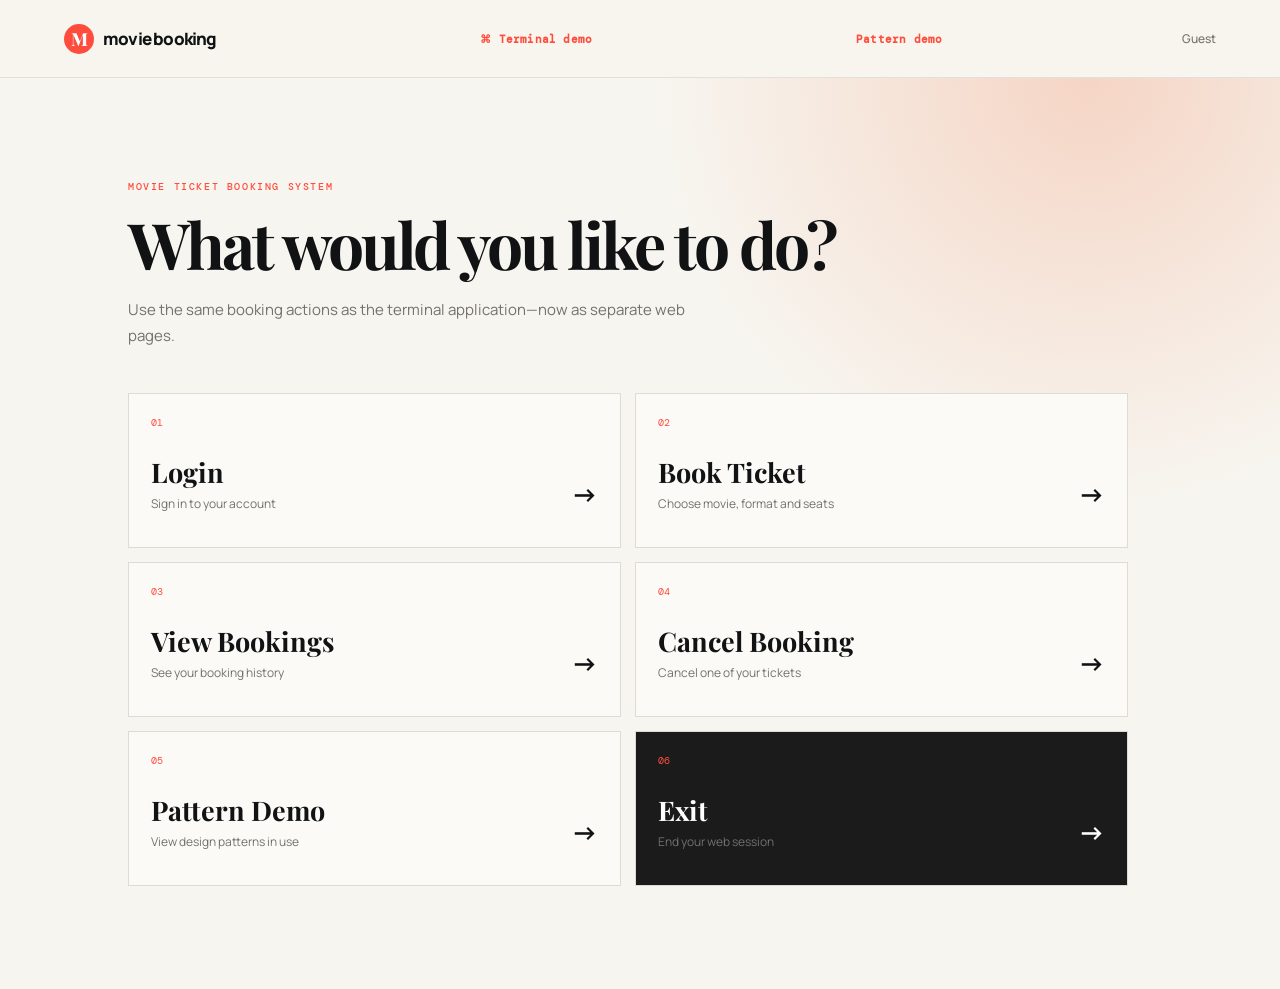
<file: web/index.html>
<!doctype html><html lang="en"><head><meta charset="UTF-8"><meta name="viewport" content="width=device-width,initial-scale=1"><title>Movie Booking</title><link rel="stylesheet" href="styles.css"></head><body data-page="home"><header class="topbar"><a class="brand" href="index.html"><span class="brand-mark">M</span> movie booking</a><a class="terminal-link" href="terminal.html">⌘ Terminal demo</a><a class="terminal-link" href="patterns.html">Pattern demo</a><span class="session-name" id="sessionName">Guest</span></header><main class="app-shell"><p class="eyebrow">MOVIE TICKET BOOKING SYSTEM</p><h1>What would you like to do?</h1><p class="page-lead">Use the same booking actions as the terminal application—now as separate web pages.</p><div class="menu-grid"><a href="login.html" class="menu-item"><span>01</span><strong>Login</strong><small>Sign in to your account</small><b>→</b></a><a href="book.html" class="menu-item"><span>02</span><strong>Book Ticket</strong><small>Choose movie, format and seats</small><b>→</b></a><a href="bookings.html" class="menu-item"><span>03</span><strong>View Bookings</strong><small>See your booking history</small><b>→</b></a><a href="cancel.html" class="menu-item"><span>04</span><strong>Cancel Booking</strong><small>Cancel one of your tickets</small><b>→</b></a><a href="patterns.html" class="menu-item"><span>05</span><strong>Pattern Demo</strong><small>View design patterns in use</small><b>→</b></a><a href="exit.html" class="menu-item menu-exit"><span>06</span><strong>Exit</strong><small>End your web session</small><b>→</b></a></div></main><script src="app.js"></script></body></html>
</file>
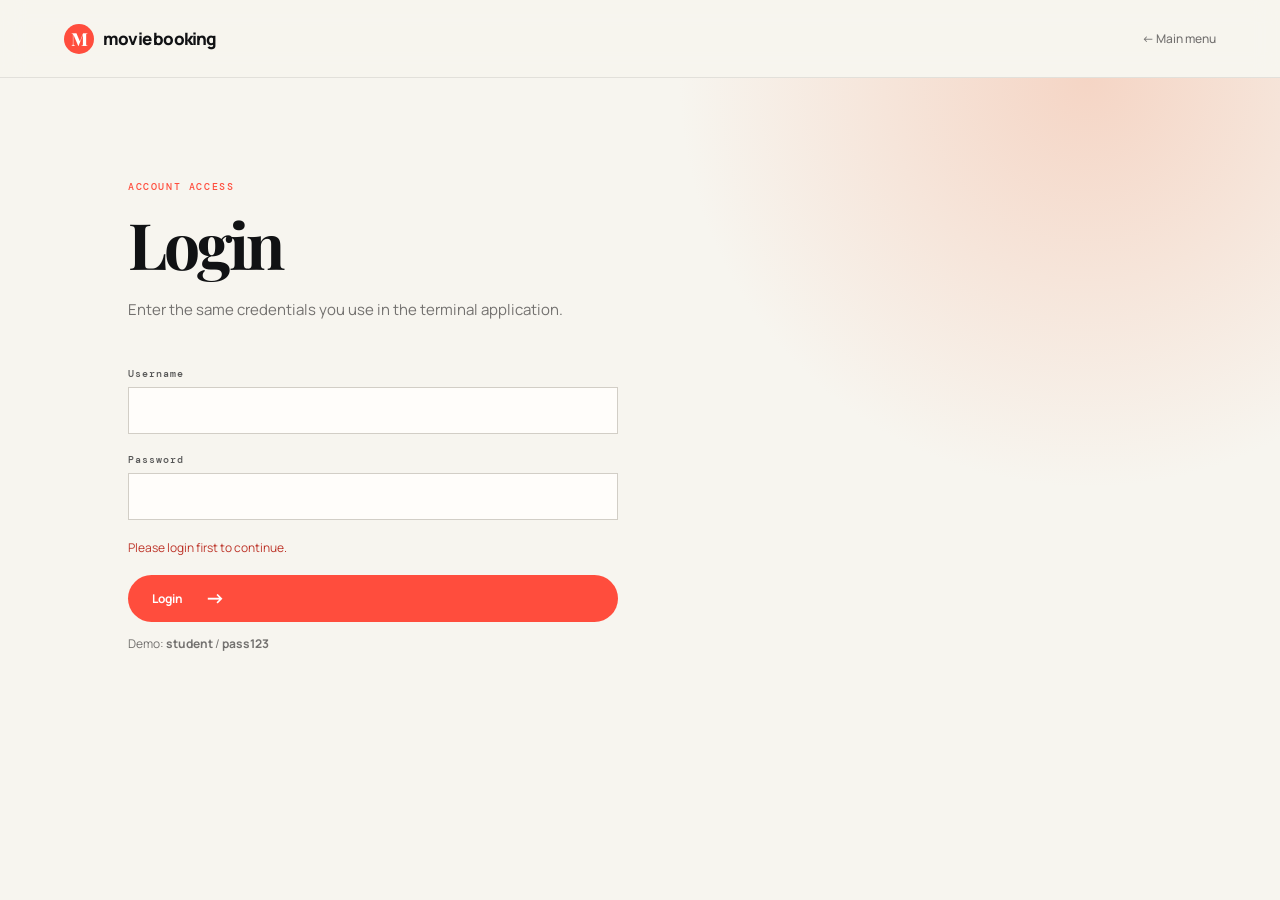
<file: web/book.html>
<!doctype html>
<html lang="en">
<head>
  <meta charset="UTF-8">
  <meta name="viewport" content="width=device-width,initial-scale=1">
  <title>Book Ticket · Movie Booking</title>
  <link rel="stylesheet" href="styles.css">
</head>
<body data-page="book">
  <header class="topbar">
    <a class="brand" href="index.html"><span class="brand-mark">M</span> movie booking</a>
    <a class="back-link" href="index.html">← Main menu</a>
  </header>
  <main class="app-shell narrow">
    <p class="eyebrow">STEP 2 OF 5</p>
    <h1>Book Ticket</h1>
    <p class="page-lead">Select your movie, format, pricing policy, and number of seats.</p>
    <p id="draftNotice" class="notice" hidden></p>
    <form id="bookingForm" class="page-form">
      <label>Movie
        <select name="title">
          <option>Avengers</option>
          <option>Interstellar</option>
          <option>Spider-Man</option>
          <option>Avatar</option>
        </select>
      </label>
      <label>Format
        <select name="format">
          <option value="2D">2D</option>
          <option value="3D">3D</option>
          <option value="IMAX">IMAX</option>
        </select>
      </label>
      <label>Pricing strategy
        <select name="strategy">
          <option value="standard">Standard</option>
          <option value="student">Student Discount</option>
          <option value="weekend">Weekend</option>
          <option value="group">Group Discount</option>
        </select>
      </label>
      <label>Number of seats
        <input name="seats" type="number" value="1" min="1" max="60" required>
      </label>
      <div class="price-box">
        <div class="price-row"><span>Base price</span><strong id="bookingBase">₹ 0.00</strong></div>
        <div class="price-row"><span>Strategy adjustment</span><strong id="bookingAdjustment">₹ 0.00</strong></div>
        <div class="price-row price-total"><span>Total</span><strong id="bookingPrice">₹ 0.00</strong></div>
      </div>
      <p id="formError" class="form-error"></p>
      <div class="inline-actions">
        <button type="button" class="secondary-button" id="saveDraftButton">Save draft state</button>
        <button type="button" class="secondary-button" id="undoDraftButton">Undo last change</button>
      </div>
      <button class="primary-button">Confirm booking <span>→</span></button>
    </form>
  </main>
  <script src="app.js"></script>
</body>
</html>
</file>
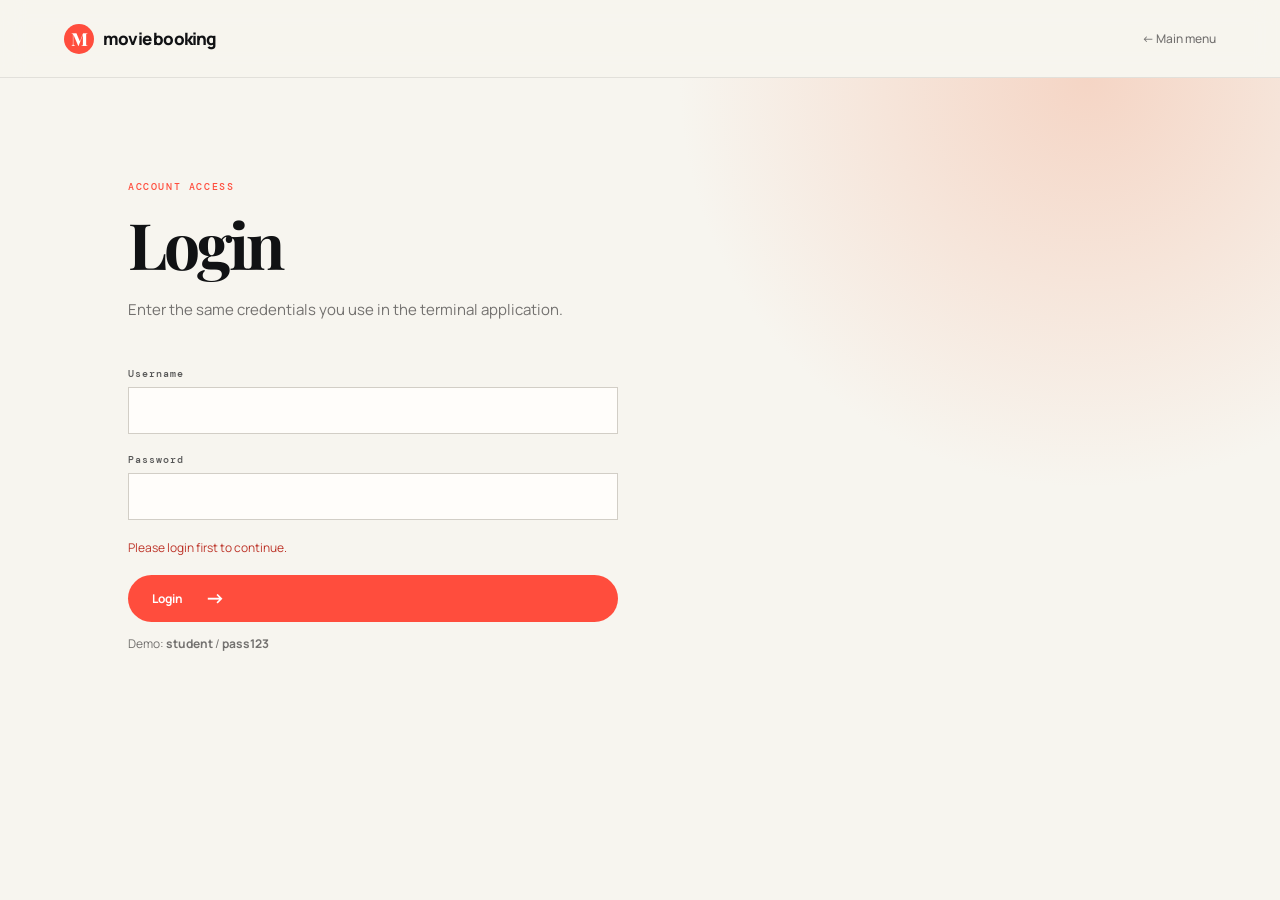
<file: web/bookings.html>
<!doctype html>
<html lang="en">
<head>
  <meta charset="UTF-8">
  <meta name="viewport" content="width=device-width,initial-scale=1">
  <title>View Bookings · Movie Booking</title>
  <link rel="stylesheet" href="styles.css">
</head>
<body data-page="bookings">
  <header class="topbar">
    <a class="brand" href="index.html"><span class="brand-mark">M</span> movie booking</a>
    <a class="back-link" href="index.html">← Main menu</a>
  </header>
  <main class="app-shell">
    <p class="eyebrow">STEP 3 OF 5</p>
    <h1>Your Bookings</h1>
    <p class="page-lead">All tickets for the signed-in account, with pricing strategy and quick rebook options.</p>
    <section id="bookingList" class="booking-table"></section>
  </main>
  <script src="app.js"></script>
</body>
</html>
</file>
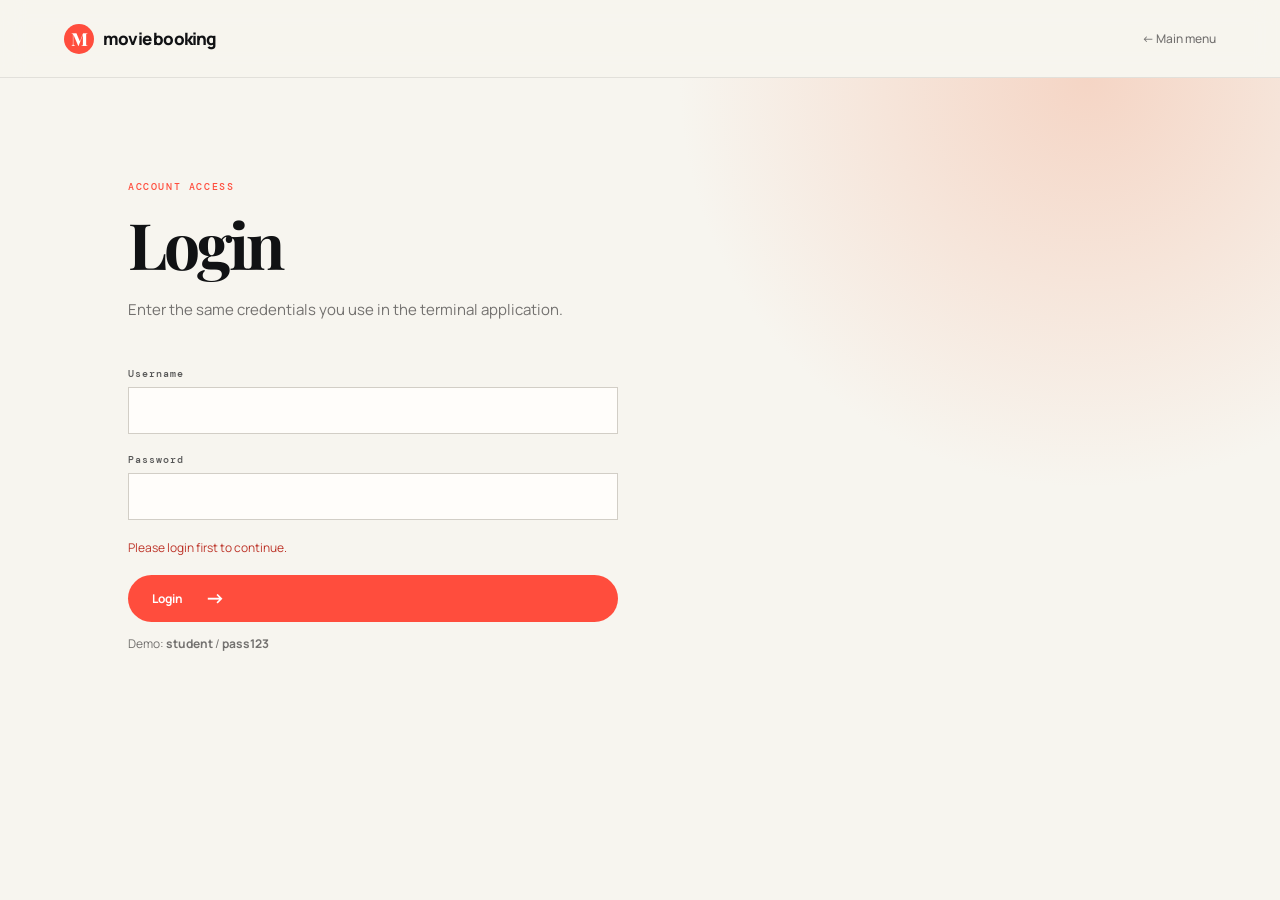
<file: web/cancel.html>
<!doctype html><html lang="en"><head><meta charset="UTF-8"><meta name="viewport" content="width=device-width,initial-scale=1"><title>Cancel Booking · Movie Booking</title><link rel="stylesheet" href="styles.css"></head><body data-page="cancel"><header class="topbar"><a class="brand" href="index.html"><span class="brand-mark">M</span> movie booking</a><a class="back-link" href="index.html">← Main menu</a></header><main class="app-shell"><p class="eyebrow">STEP 4 OF 5</p><h1>Cancel Booking</h1><p class="page-lead">Enter the booking ID you want to cancel.</p><form id="cancelForm" class="page-form"><label>Booking ID<input name="bookingId" type="number" min="1" required></label><p id="formError" class="form-error"></p><button class="danger-button">Cancel booking</button></form><p class="hint">Find IDs on the <a href="bookings.html">View Bookings</a> page.</p></main><script src="app.js"></script></body></html>
</file>
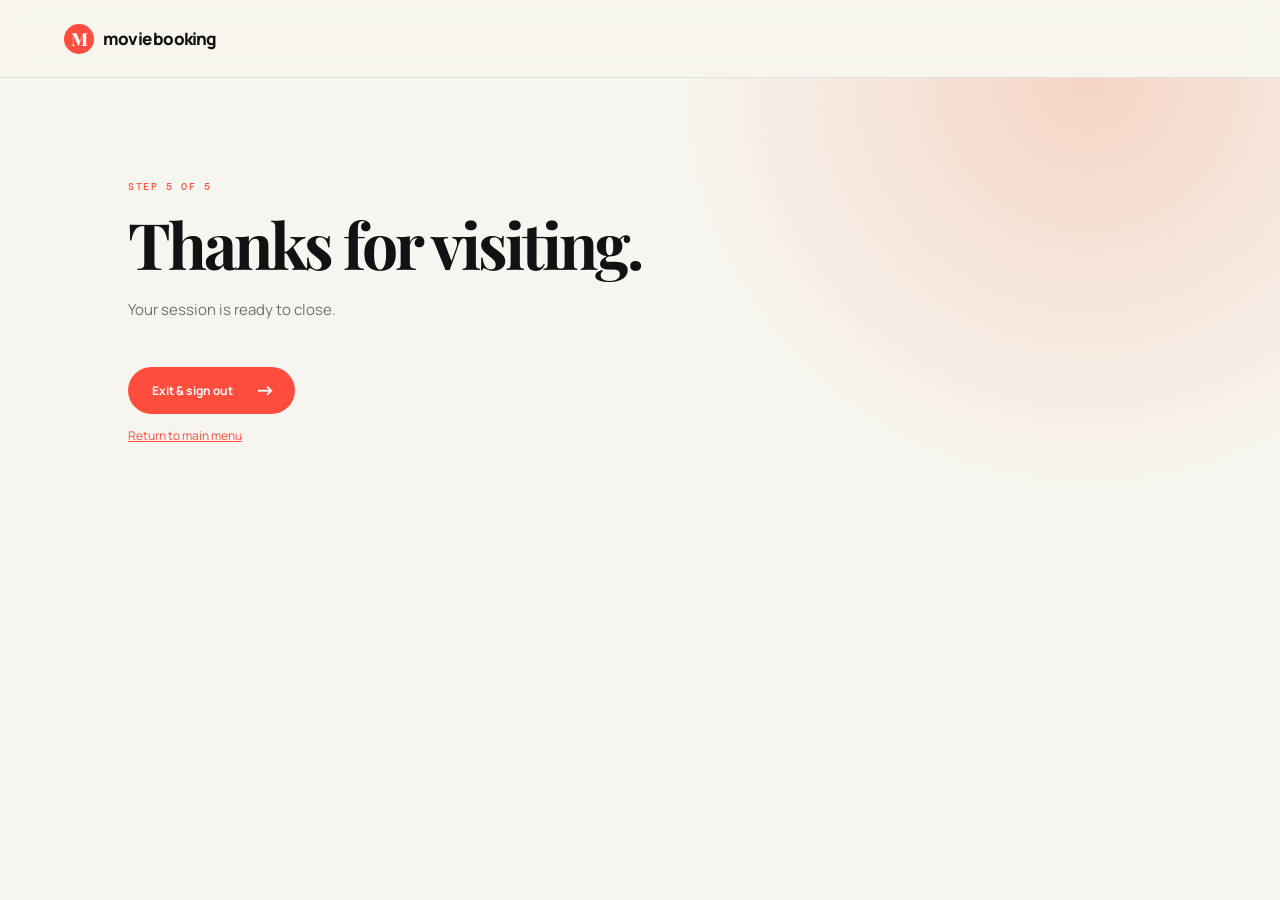
<file: web/exit.html>
<!doctype html><html lang="en"><head><meta charset="UTF-8"><meta name="viewport" content="width=device-width,initial-scale=1"><title>Exit · Movie Booking</title><link rel="stylesheet" href="styles.css"></head><body data-page="exit"><header class="topbar"><a class="brand" href="index.html"><span class="brand-mark">M</span> movie booking</a></header><main class="app-shell"><p class="eyebrow">STEP 5 OF 5</p><h1>Thanks for visiting.</h1><p class="page-lead" id="exitMessage">Your session is ready to close.</p><button class="primary-button" id="exitButton">Exit &amp; sign out <span>→</span></button><p class="hint"><a href="index.html">Return to main menu</a></p></main><script src="app.js"></script></body></html>
</file>
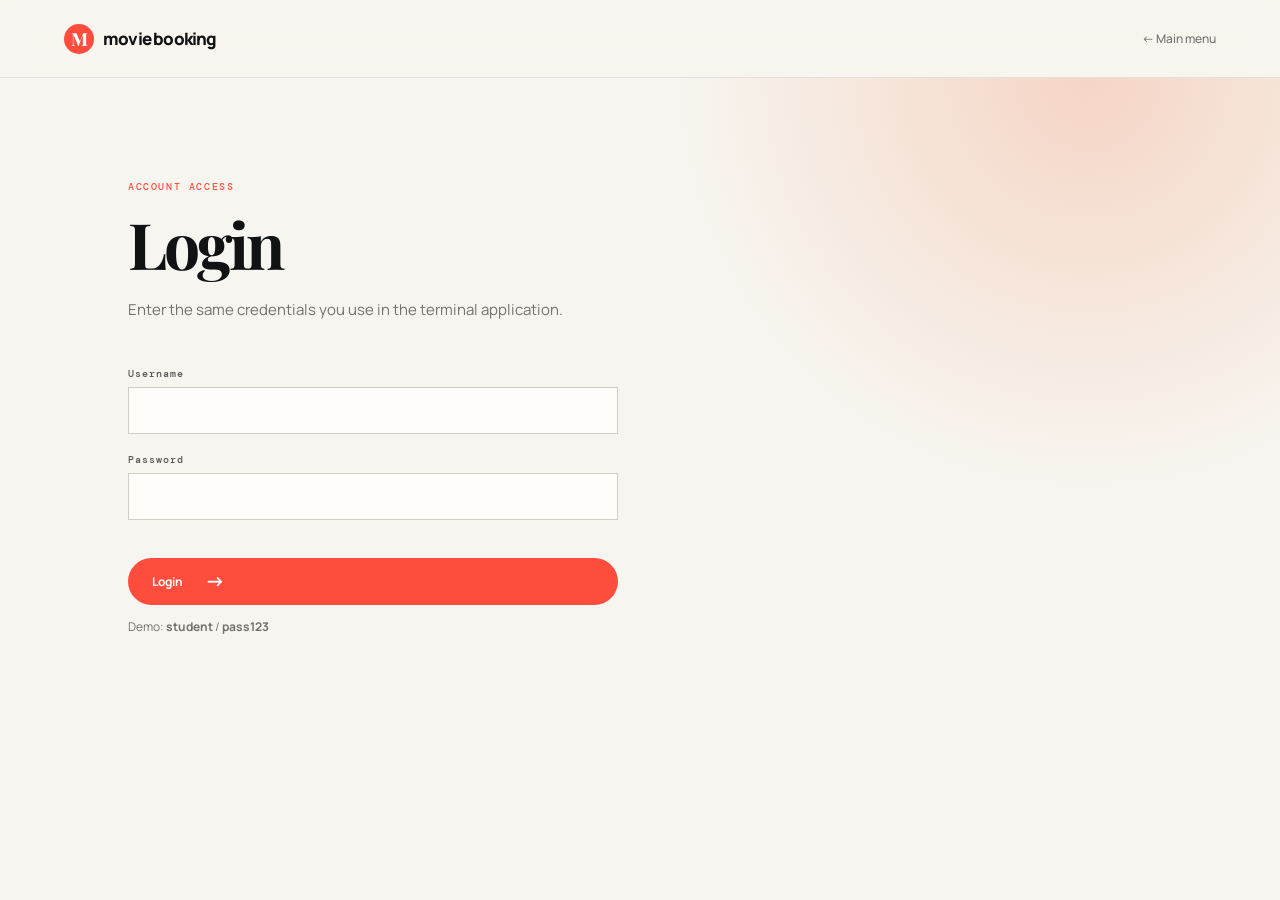
<file: web/login.html>
<!doctype html><html lang="en"><head><meta charset="UTF-8"><meta name="viewport" content="width=device-width,initial-scale=1"><title>Login · Movie Booking</title><link rel="stylesheet" href="styles.css"></head><body data-page="login"><header class="topbar"><a class="brand" href="index.html"><span class="brand-mark">M</span> movie booking</a><a class="back-link" href="index.html">← Main menu</a></header><main class="app-shell"><p class="eyebrow">ACCOUNT ACCESS</p><h1>Login</h1><p class="page-lead">Enter the same credentials you use in the terminal application.</p><form id="loginForm" class="page-form"><label>Username<input name="username" required autocomplete="username"></label><label>Password<input name="password" type="password" required autocomplete="current-password"></label><p id="formError" class="form-error"></p><button class="primary-button">Login <span>→</span></button></form><p class="hint">Demo: <b>student</b> / <b>pass123</b></p></main><script src="app.js"></script></body></html>
</file>
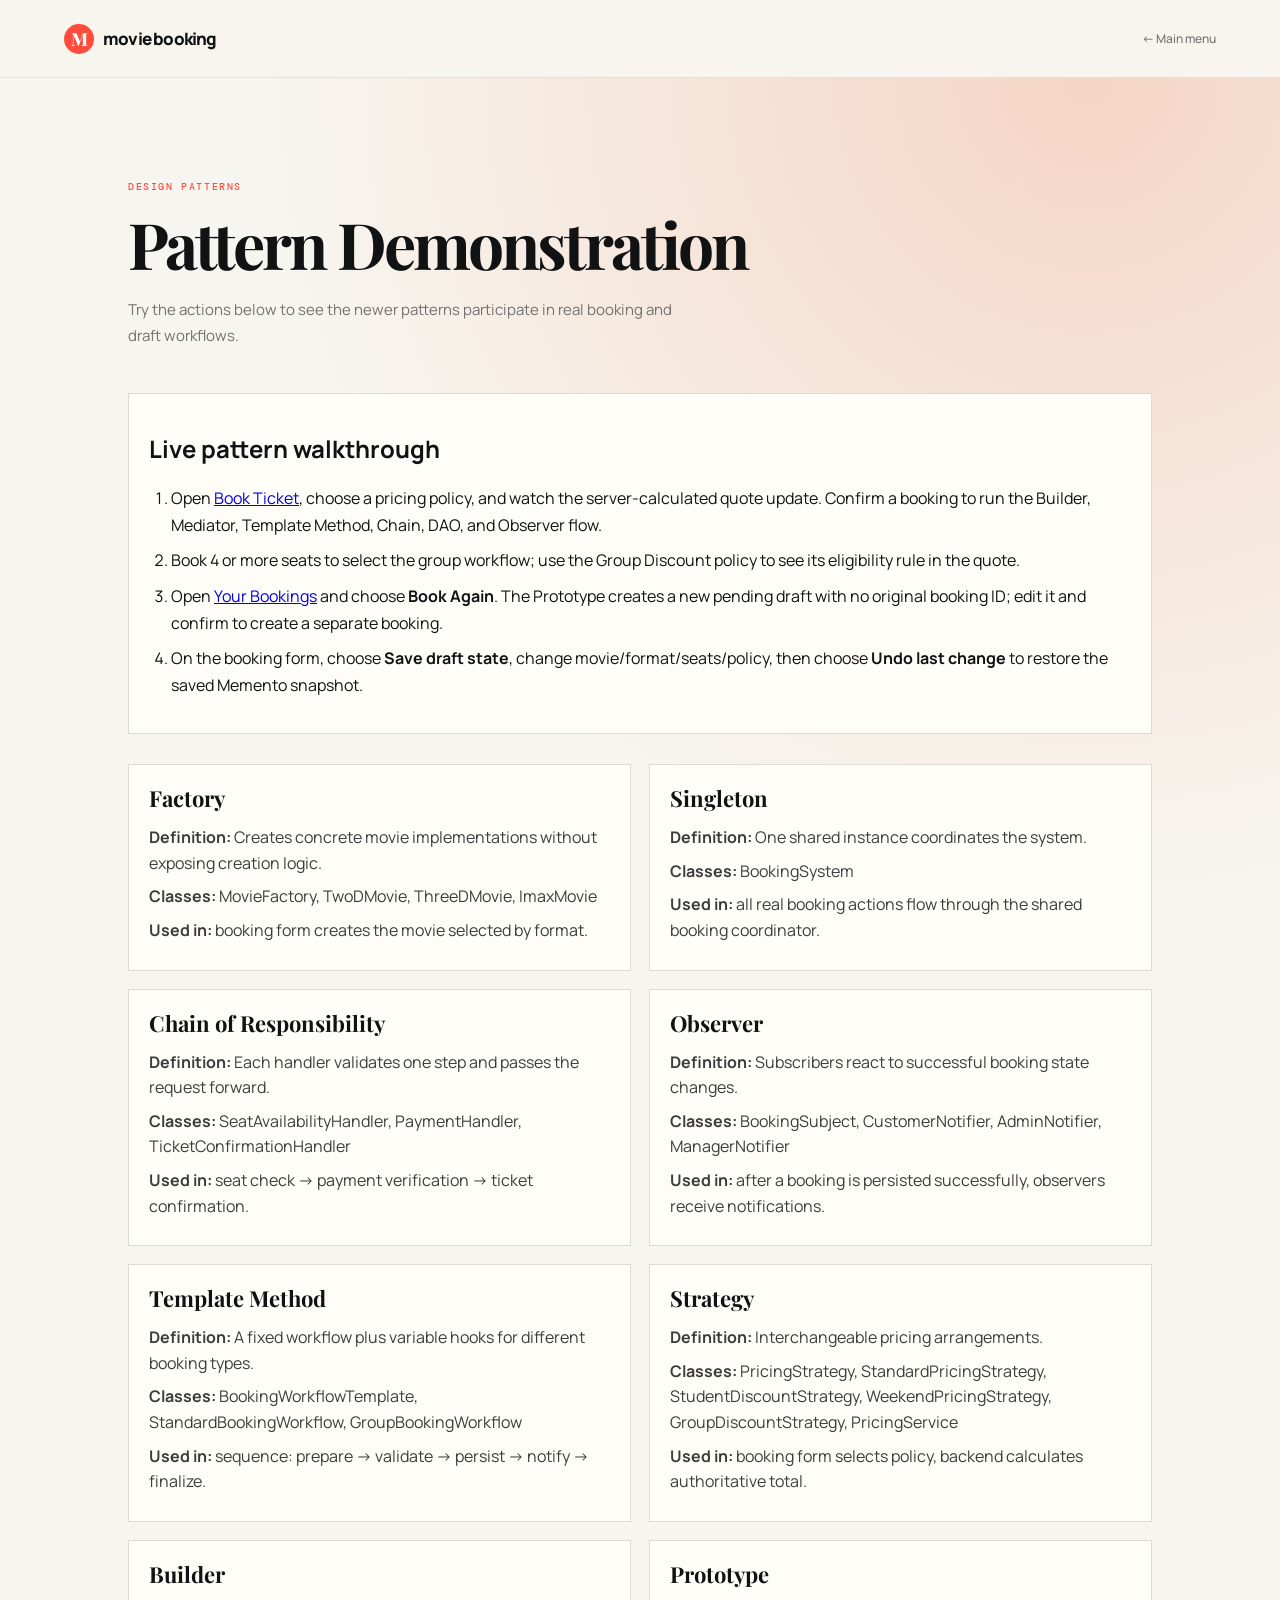
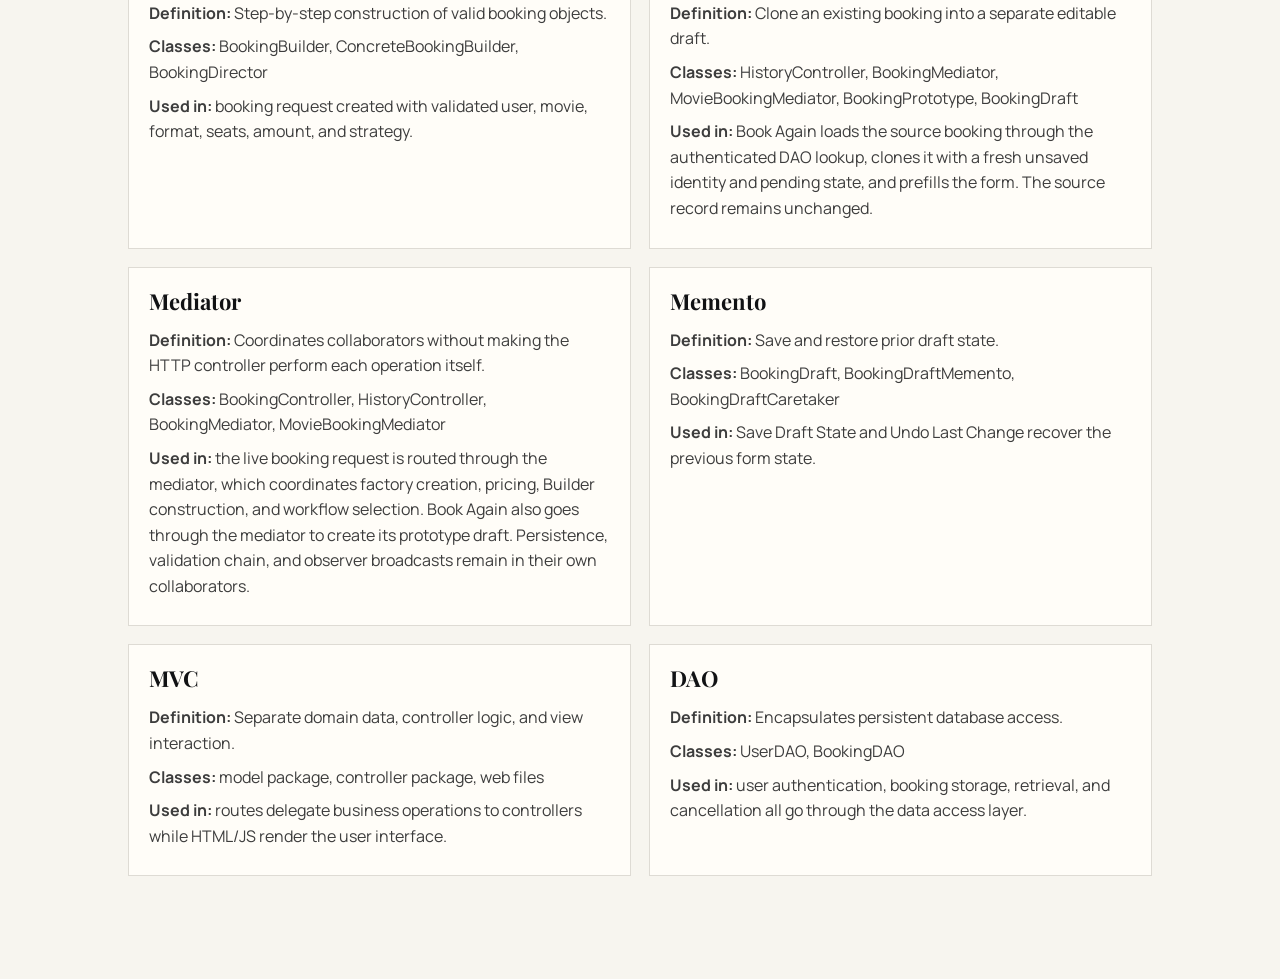
<file: web/patterns.html>
<!doctype html>
<html lang="en">
<head>
  <meta charset="UTF-8">
  <meta name="viewport" content="width=device-width,initial-scale=1">
  <title>Pattern Demo · Movie Booking</title>
  <link rel="stylesheet" href="styles.css">
</head>
<body data-page="patterns">
  <header class="topbar">
    <a class="brand" href="index.html"><span class="brand-mark">M</span> movie booking</a>
    <a class="back-link" href="index.html">← Main menu</a>
  </header>
  <main class="app-shell">
    <p class="eyebrow">DESIGN PATTERNS</p>
    <h1>Pattern Demonstration</h1>
    <p class="page-lead">Try the actions below to see the newer patterns participate in real booking and draft workflows.</p>
    <section class="pattern-card">
      <h2>Live pattern walkthrough</h2>
      <ol>
        <li>Open <a href="book.html">Book Ticket</a>, choose a pricing policy, and watch the server-calculated quote update. Confirm a booking to run the Builder, Mediator, Template Method, Chain, DAO, and Observer flow.</li>
        <li>Book 4 or more seats to select the group workflow; use the Group Discount policy to see its eligibility rule in the quote.</li>
        <li>Open <a href="bookings.html">Your Bookings</a> and choose <strong>Book Again</strong>. The Prototype creates a new pending draft with no original booking ID; edit it and confirm to create a separate booking.</li>
        <li>On the booking form, choose <strong>Save draft state</strong>, change movie/format/seats/policy, then choose <strong>Undo last change</strong> to restore the saved Memento snapshot.</li>
      </ol>
    </section>
    <div class="pattern-grid">
      <article class="pattern-card"><h3>Factory</h3><p><strong>Definition:</strong> Creates concrete movie implementations without exposing creation logic.</p><p><strong>Classes:</strong> MovieFactory, TwoDMovie, ThreeDMovie, ImaxMovie</p><p><strong>Used in:</strong> booking form creates the movie selected by format.</p></article>
      <article class="pattern-card"><h3>Singleton</h3><p><strong>Definition:</strong> One shared instance coordinates the system.</p><p><strong>Classes:</strong> BookingSystem</p><p><strong>Used in:</strong> all real booking actions flow through the shared booking coordinator.</p></article>
      <article class="pattern-card"><h3>Chain of Responsibility</h3><p><strong>Definition:</strong> Each handler validates one step and passes the request forward.</p><p><strong>Classes:</strong> SeatAvailabilityHandler, PaymentHandler, TicketConfirmationHandler</p><p><strong>Used in:</strong> seat check → payment verification → ticket confirmation.</p></article>
      <article class="pattern-card"><h3>Observer</h3><p><strong>Definition:</strong> Subscribers react to successful booking state changes.</p><p><strong>Classes:</strong> BookingSubject, CustomerNotifier, AdminNotifier, ManagerNotifier</p><p><strong>Used in:</strong> after a booking is persisted successfully, observers receive notifications.</p></article>
      <article class="pattern-card"><h3>Template Method</h3><p><strong>Definition:</strong> A fixed workflow plus variable hooks for different booking types.</p><p><strong>Classes:</strong> BookingWorkflowTemplate, StandardBookingWorkflow, GroupBookingWorkflow</p><p><strong>Used in:</strong> sequence: prepare → validate → persist → notify → finalize.</p></article>
      <article class="pattern-card"><h3>Strategy</h3><p><strong>Definition:</strong> Interchangeable pricing arrangements.</p><p><strong>Classes:</strong> PricingStrategy, StandardPricingStrategy, StudentDiscountStrategy, WeekendPricingStrategy, GroupDiscountStrategy, PricingService</p><p><strong>Used in:</strong> booking form selects policy, backend calculates authoritative total.</p></article>
      <article class="pattern-card"><h3>Builder</h3><p><strong>Definition:</strong> Step-by-step construction of valid booking objects.</p><p><strong>Classes:</strong> BookingBuilder, ConcreteBookingBuilder, BookingDirector</p><p><strong>Used in:</strong> booking request created with validated user, movie, format, seats, amount, and strategy.</p></article>
      <article class="pattern-card"><h3>Prototype</h3><p><strong>Definition:</strong> Clone an existing booking into a separate editable draft.</p><p><strong>Classes:</strong> HistoryController, BookingMediator, MovieBookingMediator, BookingPrototype, BookingDraft</p><p><strong>Used in:</strong> Book Again loads the source booking through the authenticated DAO lookup, clones it with a fresh unsaved identity and pending state, and prefills the form. The source record remains unchanged.</p></article>
      <article class="pattern-card"><h3>Mediator</h3><p><strong>Definition:</strong> Coordinates collaborators without making the HTTP controller perform each operation itself.</p><p><strong>Classes:</strong> BookingController, HistoryController, BookingMediator, MovieBookingMediator</p><p><strong>Used in:</strong> the live booking request is routed through the mediator, which coordinates factory creation, pricing, Builder construction, and workflow selection. Book Again also goes through the mediator to create its prototype draft. Persistence, validation chain, and observer broadcasts remain in their own collaborators.</p></article>
      <article class="pattern-card"><h3>Memento</h3><p><strong>Definition:</strong> Save and restore prior draft state.</p><p><strong>Classes:</strong> BookingDraft, BookingDraftMemento, BookingDraftCaretaker</p><p><strong>Used in:</strong> Save Draft State and Undo Last Change recover the previous form state.</p></article>
      <article class="pattern-card"><h3>MVC</h3><p><strong>Definition:</strong> Separate domain data, controller logic, and view interaction.</p><p><strong>Classes:</strong> model package, controller package, web files</p><p><strong>Used in:</strong> routes delegate business operations to controllers while HTML/JS render the user interface.</p></article>
      <article class="pattern-card"><h3>DAO</h3><p><strong>Definition:</strong> Encapsulates persistent database access.</p><p><strong>Classes:</strong> UserDAO, BookingDAO</p><p><strong>Used in:</strong> user authentication, booking storage, retrieval, and cancellation all go through the data access layer.</p></article>
    </div>
  </main>
</body>
</html>
</file>
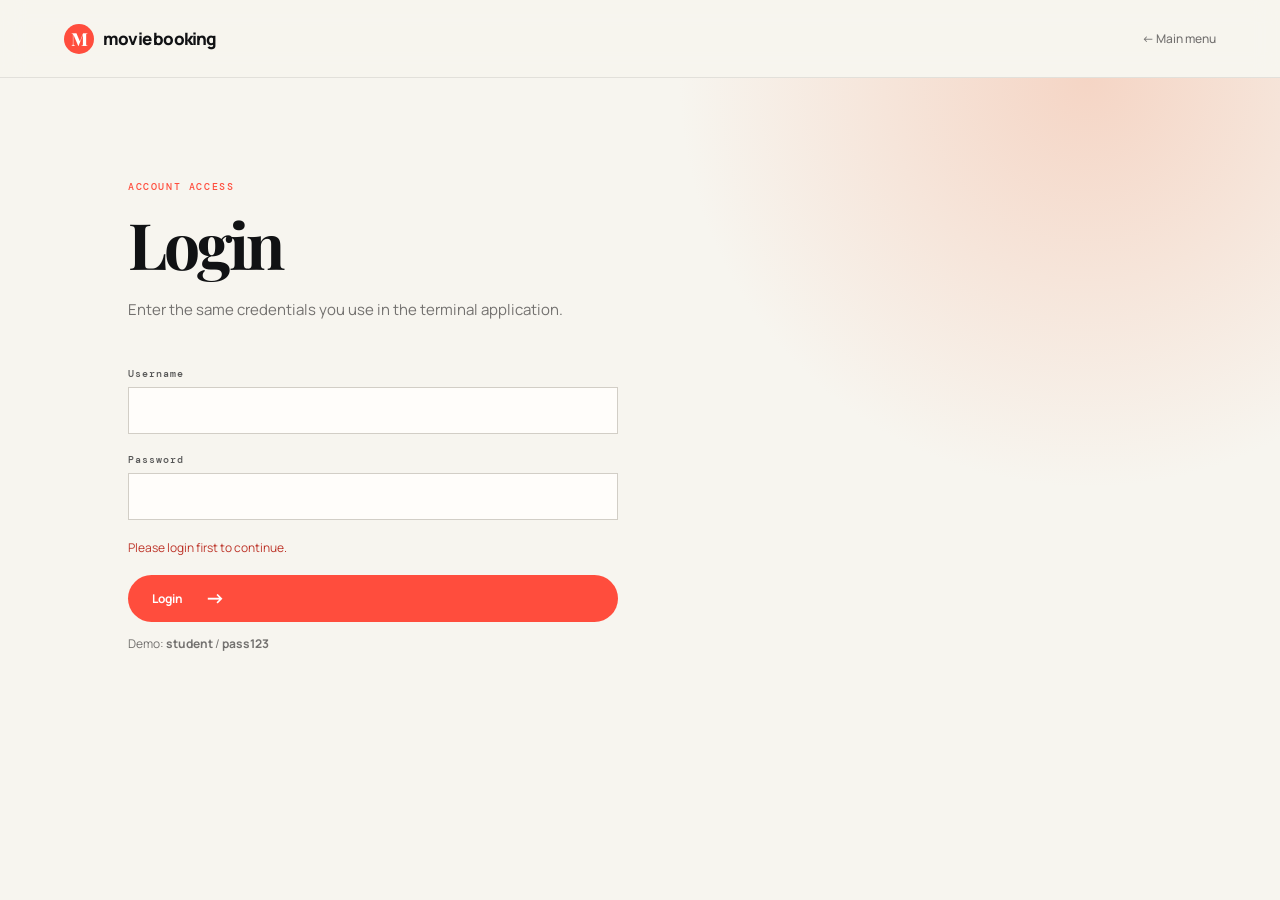
<file: web/terminal.html>
<!doctype html><html lang="en"><head><meta charset="UTF-8"><meta name="viewport" content="width=device-width,initial-scale=1"><title>Terminal Demo · Movie Booking</title><link rel="stylesheet" href="styles.css"></head><body data-page="terminal"><header class="topbar"><a class="brand" href="index.html"><span class="brand-mark">M</span> movie booking</a><a class="back-link" href="index.html">← Main menu</a></header><main class="terminal-page"><div class="terminal-heading"><div><p class="eyebrow">LIVE CONSOLE PRESENTATION</p><h1>Terminal Demo</h1><p>This runs your fixed Movie Booking console application. Use the same menu choices below.</p></div><button id="startTerminal" class="primary-button">Start terminal <span>→</span></button></div><section class="mac-terminal"><div class="terminal-bar"><i></i><i></i><i></i><span>MovieBooking — zsh</span></div><pre id="terminalOutput">Press “Start terminal” to run the saved command.</pre><form id="terminalForm" class="terminal-input"><span>›</span><input id="terminalInput" autocomplete="off" placeholder="Enter terminal input, e.g. 1" disabled><button disabled>Send</button></form></section></main><script src="app.js"></script></body></html>
</file>
<file: web/styles.css>
@import url('https://fonts.googleapis.com/css2?family=DM+Mono:wght@400;500&family=Manrope:wght@400;500;600;700;800&family=Playfair+Display:ital,wght@0,600;0,700;1,600;1,700&display=swap');
 .terminal-link{margin-left:24px;font:600 11px 'DM Mono';letter-spacing:.2px;color:#ff4d3d;text-decoration:none}.terminal-page{min-height:calc(100vh - 78px);padding:62px clamp(24px,8vw,120px);background:#edeae2}.terminal-heading{display:flex;justify-content:space-between;align-items:end;gap:24px;max-width:1150px;margin:auto auto 32px}.terminal-heading h1{font:700 54px/1 'Playfair Display';letter-spacing:-2px;margin:0}.terminal-heading p{font-size:13px;color:#73716f;max-width:510px;line-height:1.65}.mac-terminal{max-width:1150px;margin:auto;background:#17191d;border-radius:12px;box-shadow:0 24px 60px #25211d44;overflow:hidden}.terminal-bar{height:43px;background:#303238;display:flex;align-items:center;gap:8px;padding:0 15px}.terminal-bar i{width:12px;height:12px;border-radius:50%;background:#ff5f57}.terminal-bar i:nth-child(2){background:#febc2e}.terminal-bar i:nth-child(3){background:#28c840}.terminal-bar span{color:#cacbd0;font:11px 'DM Mono';margin:auto}.mac-terminal pre{height:480px;overflow:auto;margin:0;padding:23px;color:#d6d9d6;background:#17191d;font:13px/1.55 'DM Mono',monospace;white-space:pre-wrap}.terminal-input{display:flex;align-items:center;gap:10px;padding:12px 16px;background:#202228;border-top:1px solid #404147;color:#70d68d;font:20px monospace}.terminal-input input{background:transparent;border:0;color:#f2f2f2;padding:6px;outline:0;font:13px 'DM Mono';flex:1}.terminal-input button{background:#ff4d3d;border:0;color:#fff;border-radius:4px;padding:9px 15px;font:600 11px Manrope;cursor:pointer}.terminal-input button:disabled{opacity:.5;cursor:not-allowed}
.app-shell{min-height:calc(100vh - 78px);padding:clamp(54px,8vw,120px) clamp(24px,10vw,160px);background:radial-gradient(circle at 85% 0,#f5d5c5,transparent 30%),#f7f5ef}.app-shell h1{font:700 clamp(43px,5vw,73px)/1.02 'Playfair Display',serif;letter-spacing:-3px;margin:0}.app-shell.narrow{max-width:820px}.page-lead{max-width:560px;color:#73716f;font-size:15px;line-height:1.75;margin:20px 0 44px}.session-name,.back-link{font:500 12px Manrope;color:#73716f;text-decoration:none}.menu-grid{display:grid;grid-template-columns:repeat(2,minmax(0,1fr));max-width:1000px;gap:14px}.menu-item{border:1px solid #dedbd4;min-height:155px;padding:22px;display:grid;grid-template-columns:1fr auto;align-content:start;text-decoration:none;color:#111214;background:#fbfaf6;transition:.2s}.menu-item:hover{transform:translateY(-3px);border-color:#111214;box-shadow:8px 9px 0 #ff4d3d}.menu-item span{font:10px 'DM Mono';color:#ff4d3d}.menu-item strong{font:700 27px 'Playfair Display';margin-top:25px}.menu-item small{grid-column:1;font:12px Manrope;color:#73716f;margin-top:5px}.menu-item b{grid-column:2;grid-row:1/4;align-self:end;font-size:27px}.menu-exit{background:#1b1b1c;color:#fff}.page-form{display:grid;gap:19px;max-width:490px;margin:0}.danger-button{border:0;background:#a93029;color:white;padding:15px 22px;font:700 12px Manrope;cursor:pointer;justify-self:start}.booking-table{max-width:1050px;border:1px solid #dedbd4;background:#fffdfa}.table-head,.table-row{display:grid;grid-template-columns:.7fr 1.8fr .9fr .7fr 1fr 1.1fr;gap:12px;align-items:center;padding:17px 22px}.table-head{background:#242527;color:#fff;font:10px 'DM Mono';letter-spacing:1px}.table-row{border-top:1px solid #dedbd4;font-size:13px}.table-row span:first-child{font-weight:700}.hint a{color:#ff4d3d}@media(max-width:650px){.menu-grid{grid-template-columns:1fr}.table-head{display:none}.table-row{grid-template-columns:1fr 1fr}.table-row span:nth-child(1){grid-row:1}.table-row span:nth-child(2){font-weight:700}.table-row span:nth-child(3),.table-row span:nth-child(4),.table-row span:nth-child(5),.table-row span:nth-child(6){font-size:11px;color:#73716f}}
.poster-action{background:radial-gradient(circle at 62% 29%,#fdb86a 0 2%,#db4f3c 11%,transparent 31%),linear-gradient(140deg,#101624,#253c68 52%,#a12e39)}.poster-label{position:absolute;top:17px;left:17px;color:#fff;font:8px 'DM Mono';letter-spacing:1.5px;line-height:1.5;opacity:.8}
:root { --ink:#111214; --paper:#f7f5ef; --coral:#ff4d3d; --muted:#73716f; --line:#dedbd4; } *{box-sizing:border-box} html{scroll-behavior:smooth} body{margin:0;background:var(--paper);color:var(--ink);font-family:Manrope,Arial,sans-serif}.topbar{height:78px;display:flex;align-items:center;justify-content:space-between;padding:0 clamp(24px,5vw,82px);border-bottom:1px solid rgba(17,18,20,.09);position:sticky;top:0;background:rgba(247,245,239,.94);backdrop-filter:blur(12px);z-index:5}.brand{color:var(--ink);text-decoration:none;font-size:17px;font-weight:800;letter-spacing:-.8px;display:flex;align-items:center;gap:9px}.brand-mark{height:30px;width:30px;border-radius:50%;display:grid;place-items:center;background:var(--coral);color:white;font-family:Playfair Display,serif;font-size:18px}.topbar nav{display:flex;gap:31px;margin-left:auto;margin-right:42px}.topbar nav a,.text-button{font:500 13px Manrope;color:#4f4f50;text-decoration:none;border:0;background:none;cursor:pointer}.account{display:flex;gap:20px;align-items:center}.login-button{border:0;border-radius:99px;background:var(--ink);color:#fff;padding:11px 18px;font:600 12px Manrope;cursor:pointer}.hero{min-height:620px;background:#111214;overflow:hidden;display:flex;position:relative;color:var(--paper);padding:clamp(80px,10vw,140px) clamp(24px,10vw,160px)}.hero-copy{position:relative;z-index:1;max-width:610px}.eyebrow{font:500 10px 'DM Mono',monospace;letter-spacing:1.6px;color:var(--coral);margin:0 0 18px}.hero h1{font:700 clamp(48px,6.2vw,91px)/.99 'Playfair Display',serif;letter-spacing:-4px;margin:0}.hero h1 em{color:#f3c6ac;font-weight:600}.subcopy{font-size:16px;line-height:1.75;color:#bbb9b5;max-width:475px;margin:30px 0}.primary-button{display:inline-flex;align-items:center;gap:22px;border:0;background:var(--coral);border-radius:99px;padding:15px 20px 15px 24px;color:#fff;font:700 12px Manrope;cursor:pointer;text-decoration:none}.primary-button span{font-size:20px;line-height:10px}.hero-art{position:absolute;right:5%;top:0;width:44%;height:100%}.light-orb{position:absolute;border-radius:50%;filter:blur(2px)}.orb-one{height:460px;width:460px;background:radial-gradient(circle at 45% 40%,#ffbd70 0, #df493d 26%,#452137 57%,transparent 70%);right:10%;top:75px}.orb-two{height:360px;width:360px;background:#566eb9;filter:blur(80px);right:-12%;bottom:-30px;opacity:.8}.ticket{position:absolute;width:280px;height:145px;padding:24px;background:#efeee8;color:#131313;box-shadow:0 20px 40px #0006}.ticket:before,.ticket:after{content:"";position:absolute;width:18px;height:18px;background:#17181a;border-radius:50%;left:-9px}.ticket:before{top:27px}.ticket:after{bottom:27px}.ticket-back{right:34%;top:25%;transform:rotate(-13deg);font:12px 'DM Mono';letter-spacing:2px;color:#68645f}.ticket-front{right:10%;top:37%;transform:rotate(13deg);display:flex;flex-direction:column;gap:7px}.ticket-front span{font:9px 'DM Mono';letter-spacing:1px}.ticket-front strong{font:700 38px Playfair Display;letter-spacing:-2px}.ticket-front small{font:8px 'DM Mono';letter-spacing:1px}.movies,.experience{padding:112px clamp(24px,10vw,160px)}.section-heading{display:flex;justify-content:space-between;align-items:end;margin-bottom:42px}.section-heading h2,.experience h2{font:700 clamp(32px,4vw,55px)/1.04 Playfair Display;margin:0;letter-spacing:-2px}.showing-count{font:10px 'DM Mono';letter-spacing:1px;color:var(--muted)}.movie-grid{display:grid;grid-template-columns:repeat(4,1fr);gap:22px}.poster{height:360px;position:relative;overflow:hidden;border-radius:4px;background:#202228}.poster img{height:100%;width:100%;object-fit:cover}.poster-art{height:100%;display:grid;place-items:center;color:#fff;font:700 150px Playfair Display;opacity:.92}.poster-space{background:radial-gradient(circle at 61% 33%,#ffce7c 0 1%,#cc784e 2%,transparent 7%),radial-gradient(circle at 50% 65%,#38527c,#10182b 48%,#0c0d16 70%)}.poster-spider{background:linear-gradient(145deg,#08090d,#941c26 65%,#de6a46);}.poster-avatar{background:radial-gradient(circle at 55% 35%,#90e1df,#228a9b 18%,#133a52 45%,#091427 75%)}.poster-shade{position:absolute;inset:0;background:linear-gradient(transparent 40%,rgba(0,0,0,.8));opacity:.3;transition:.25s}.book-card{position:absolute;left:16px;right:16px;bottom:16px;transform:translateY(70px);transition:.25s;border:0;background:#fff;color:#111;padding:13px;border-radius:3px;font:700 11px Manrope;cursor:pointer;display:flex;justify-content:space-between}.poster:hover .book-card{transform:none}.poster:hover .poster-shade{opacity:1}.movie-info h3{font:700 18px Playfair Display;margin:16px 0 5px}.movie-info p{font-size:11px;color:var(--muted);margin:0}.experience{background:#e8e4dc}.experience h2{max-width:600px;margin-bottom:60px}.benefits{display:grid;grid-template-columns:repeat(3,1fr);gap:65px}.benefits article{border-top:1px solid #bdb8ae;padding-top:18px}.benefits span{font:10px 'DM Mono';color:var(--coral)}.benefits h3{font:700 24px Playfair Display;margin:37px 0 14px}.benefits p{font-size:13px;line-height:1.8;color:#595754;max-width:280px}footer{padding:40px clamp(24px,5vw,82px);background:#111214;display:flex;justify-content:space-between;align-items:center}footer .brand{color:#f7f5ef}footer p{color:#aaa;font-size:11px}dialog{border:0;padding:0;width:min(470px,calc(100% - 32px));background:var(--paper);box-shadow:0 30px 100px #0008}dialog::backdrop{background:#111214bb;backdrop-filter:blur(5px)}.dialog-content{padding:47px}.dialog-content h2{font:700 41px/1 Playfair Display;margin:0 0 14px;letter-spacing:-1.5px}.close{position:absolute;right:17px;top:12px;border:0;background:none;font:30px Manrope;cursor:pointer;color:var(--muted)}.hint,.empty{font-size:12px;line-height:1.7;color:var(--muted)}form{display:grid;gap:18px;margin-top:30px}label{display:grid;gap:7px;font:500 10px 'DM Mono';letter-spacing:1px;color:#555}input,select{width:100%;border:1px solid #d2cec6;background:#fffdfa;padding:13px;font:500 14px Manrope;color:#222;outline-color:var(--coral)}.form-error{margin:0;color:#bd3429;font-size:12px}.price-row{padding:13px 0;border-block:1px solid var(--line);display:flex;justify-content:space-between;font-size:12px}.price-row strong{font:700 18px Playfair Display}.history{min-height:350px}.booking-row{padding:17px 0;border-bottom:1px solid var(--line);display:flex;justify-content:space-between;gap:14px}.booking-row h3{font:700 18px Playfair Display;margin:0 0 5px}.booking-row p{font-size:11px;color:var(--muted);margin:0}.booking-row>div:last-child{display:grid;justify-items:end;gap:10px}.status{font:9px 'DM Mono';letter-spacing:.7px;color:#0d7750}.status.cancelled{color:#ad392f}.cancel{border:0;background:none;color:#b53b30;text-decoration:underline;font:11px Manrope;cursor:pointer}#toast{position:fixed;bottom:25px;left:50%;transform:translate(-50%,100px);padding:14px 18px;background:#17181a;color:#fff;border-radius:3px;font-size:12px;z-index:10;transition:.25s;box-shadow:0 12px 32px #0004}#toast.visible{transform:translate(-50%,0)}
@media(max-width:800px){.topbar nav,.text-button{display:none}.hero{min-height:620px}.hero-art{width:70%;opacity:.5}.movie-grid{grid-template-columns:repeat(2,1fr);gap:16px}.poster{height:310px}.movies,.experience{padding-block:70px}.benefits{grid-template-columns:1fr;gap:30px}.benefits h3{margin:18px 0 6px}}@media(max-width:480px){.topbar{padding-inline:18px}.hero{padding:82px 24px;min-height:600px}.hero h1{letter-spacing:-2px}.hero-art{right:-25%;width:100%;top:190px}.ticket{transform:scale(.75)!important}.section-heading{align-items:start;gap:12px}.showing-count{padding-top:10px}.movies,.experience{padding-inline:24px}.poster{height:260px}.dialog-content{padding:35px 25px}}


.price-box { background: #fff; border: 1px solid #dedbd4; padding: 18px 20px; display: grid; gap: 10px; }
.price-row { display:flex; justify-content:space-between; align-items:center; font: 13px Manrope; }
.price-total { border-top: 1px solid #dedbd4; padding-top: 10px; font-size: 16px; }
.secondary-button, .small-button { border: 1px solid #111214; background: #fff; color: #111214; padding: 10px 14px; border-radius: 999px; cursor: pointer; font: 600 12px Manrope; }
.inline-actions { display:flex; gap: 12px; flex-wrap: wrap; }
.notice { background:#fff1d6; border-left:4px solid #ff4d3d; padding:12px 16px; line-height:1.5; }
.pattern-card ol { padding-left:22px; line-height:1.7; }
.pattern-card li { margin:8px 0; }
.pattern-grid { display:grid; grid-template-columns: repeat(2, minmax(0,1fr)); gap: 18px; margin-top: 30px; }
.pattern-card { background: #fffdf8; border: 1px solid #dedbd4; padding: 18px 20px; }
.pattern-card h3 { margin: 0 0 12px; font-size: 22px; font-family: 'Playfair Display'; }
.pattern-card p { margin: 8px 0; color: #3d3d3d; line-height: 1.6; }
.status { font-weight:700; }
.status.confirmed { color: #2a7f62; }
.status.pending { color: #9b6c14; }
.status.cancelled { color: #b23333; }
.empty { padding: 20px; color: #5a5a5a; }
.table-row .small-button { font-size: 11px; padding: 7px 10px; }
</file>
